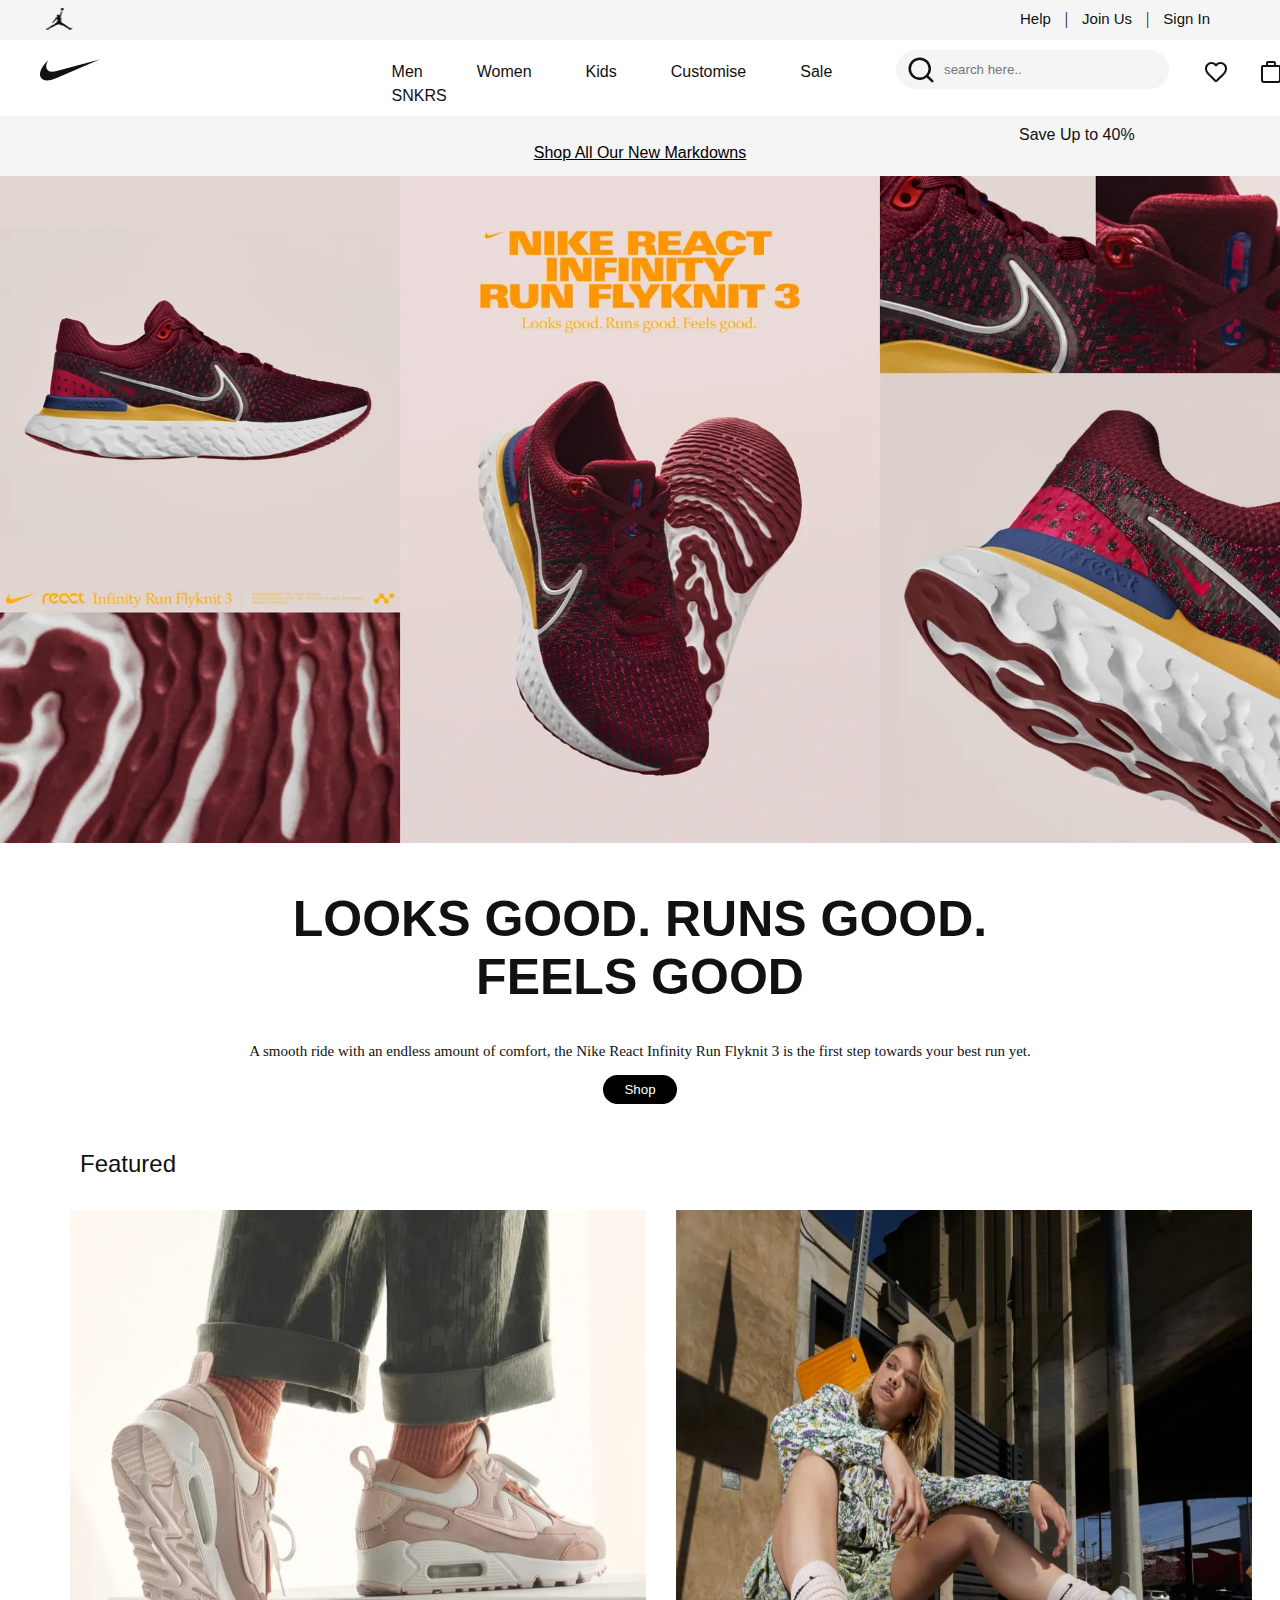
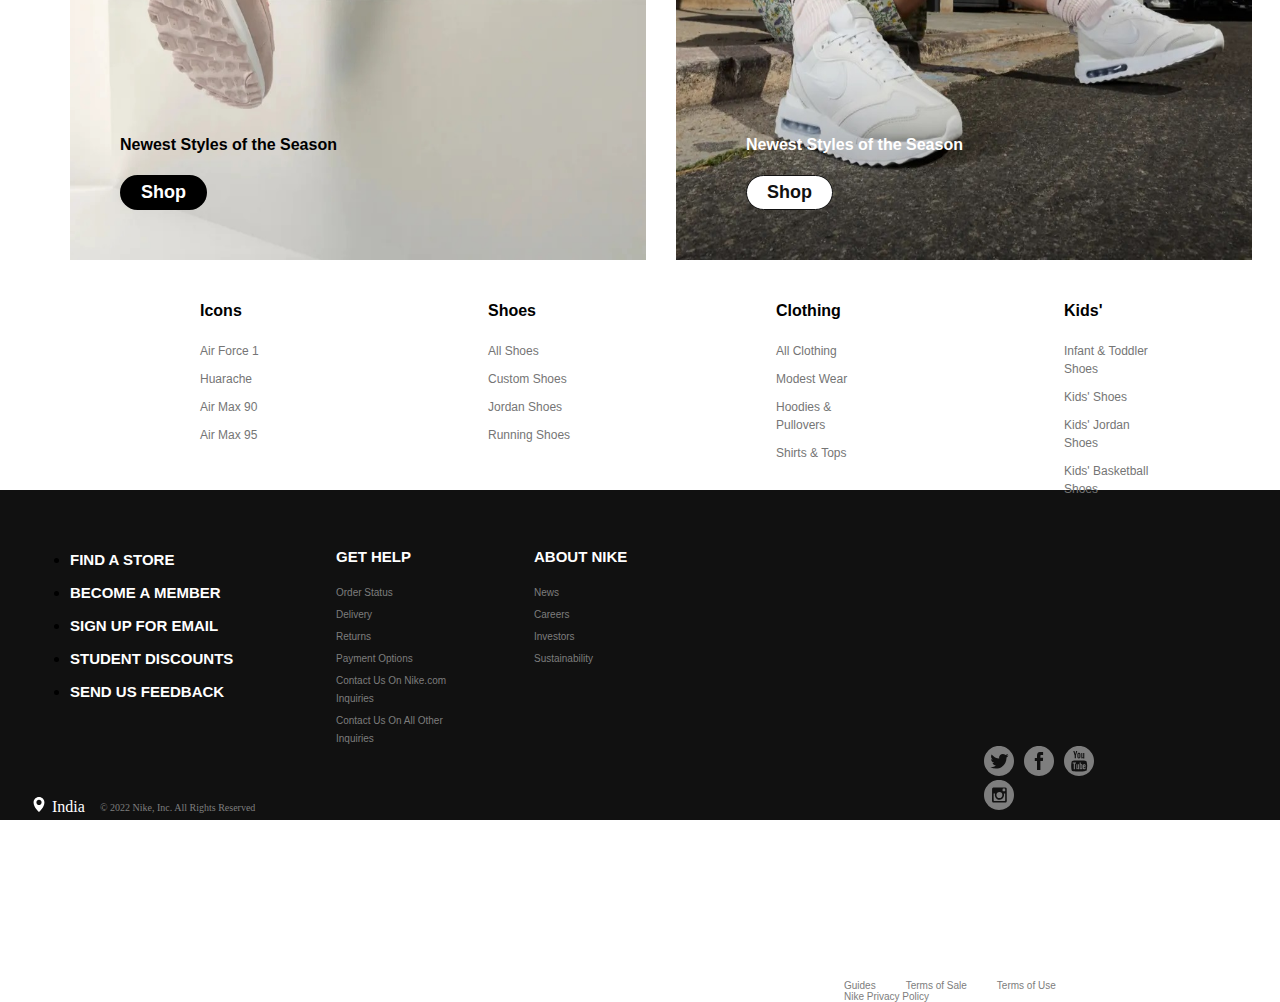
<file: index.html>
<!DOCTYPE html>
<html lang="en">
<head>
    <meta charset="UTF-8">
    <meta http-equiv="X-UA-Compatible" content="IE=edge">
    <meta name="viewport" content="width=device-width, initial-scale=1.0">
    <title>Nike. Just Do It. Nike IN</title>
    <link rel="icon" href="./images/nike-icon.jpg">
    <link rel="stylesheet" href="css/style.css">
</head>
<body>
    <div class="container">
        <div class="header">
            <img src="./images/jordan-image.jpg" class="image" alt="">
            <div class="div-layout-1">
                <a href="#"><label for="" class="layout-1">Help</label></a>
                <label for=""class="or">|</label>
                <a href="#"><label for="" class="layout-1">Join Us</label></a>
                <label for=""class="or">|</label>
                <a href="#"><label for="" class="layout-1">Sign In</label></a>
            </div>
        </div>
        <div class="header-1" >
            <div class="image1">
                <svg class="pre-logo-svg" height="60px" width="60px" fill="#111" viewBox="0 0 69 32">
                    <path d="M68.56 4L18.4 25.36Q12.16 28 7.92 28q-4.8 0-6.96-3.36-1.36-2.16-.8-5.48t2.96-7.08q2-3.04 6.56-8-1.6 2.56-2.24 5.28-1.2 5.12 2.16 7.52Q11.2 18 14 18q2.24 0 5.04-.72z">
                    </path>
                </svg>
            </div>
            <div class="div-layout-2">
                <a href="#"><label for="" class="font">Men</label></a>
                <a href="#"><label for="" class="font">Women</label></a>
                <a href="#"><label for="" class="font">Kids</label></a>
                <a href="#"><label for="" class="font">Customise</label></a>
                <a href="#"><label for="" class="font">Sale</label></a>
                <a href="#"><label for="" class="font">SNKRS</label></a>
            </div>
            <div class="layout-right-2">
                <svg class="pre-search-input-icon" fill="#111" height="30px" width="30px" viewBox="0 0 24 24">
                    <path d="M21.71 20.29L18 16.61A9 9 0 1 0 16.61 18l3.68 3.68a1 1 0 0 0 1.42 0 1 1 0 0 0 0-1.39zM11 18a7 7 0 1 1 7-7 7 7 0 0 1-7 7z"></path>
                </svg>
                <input type="text" placeholder="search here.." class="search"></input>
                <a href="#">
                    <svg width="24px" height="24px" fill="#111" viewBox="0 0 24 24" id="favorites" >
                        <path d="M21.11 4a6.6 6.6 0 0 0-4.79-1.92A6.27 6.27 0 0 0 12 3.84 6.57 6.57 0 0 0 2.89 4c-2.8 2.68-2.45 7.3.88 10.76l6.84 6.63A2 2 0 0 0 12 22a2 2 0 0 0 1.37-.54l.2-.19.61-.57c.6-.57 1.42-1.37 2.49-2.41l2.44-2.39 1.09-1.07c3.38-3.55 3.8-8.1.91-10.83zm-2.35 9.4l-.25.24-.8.79-2.44 2.39c-1 1-1.84 1.79-2.44 2.36L12 20l-6.83-6.68c-2.56-2.66-2.86-6-.88-7.92a4.52 4.52 0 0 1 6.4 0l.09.08a2.12 2.12 0 0 1 .32.3l.9.94.9-.94.28-.27.11-.09a4.52 4.52 0 0 1 6.43 0c1.97 1.9 1.67 5.25-.96 7.98z"></path>
                    </svg>
                 </a>
                 <a href="#">
                    <svg width="24px" height="24px" fill="#111" viewBox="0 0 24 24" id="bag">
                        <path d="M16 7a1 1 0 0 1-1-1V3H9v3a1 1 0 0 1-2 0V3a2 2 0 0 1 2-2h6a2 2 0 0 1 2 2v3a1 1 0 0 1-1 1z"></path>
                        <path d="M20 5H4a2 2 0 0 0-2 2v13a3 3 0 0 0 3 3h14a3 3 0 0 0 3-3V7a2 2 0 0 0-2-2zm0 15a1 1 0 0 1-1 1H5a1 1 0 0 1-1-1V7h16z"></path>
                    </svg>
                 </a>
            </div>
        </div>

        <div class="content-1">
                <p class="para"><label for="" >Save Up to 40%</label><br>
                <a href="" ><label for="" id="markdowns"><u>Shop All Our New Markdowns</u></label></p></a>
        </div>
        <div >
            <img src="./images/nike.png" class="image-center" alt="">
        </div>
        <div class="div-layout-3">
            <h1 id="heading">LOOKS GOOD. RUNS GOOD.<br> FEELS GOOD</h1><br>
            <p id="para-1">A smooth ride with an endless amount of comfort, the Nike React Infinity Run Flyknit 3 is the first step towards your best run yet.</p>
            <button class="btn-1">Shop</button>

        </div>
        <div class="feat">Featured</div>
        <div class="products">
            <div class="section-left">
                <img src="./images/picture-1.jpg" id="img-1" alt="">
                <div class="newhead">
                    <h4 class="para-1">Newest Styles of the Season</h4>
                    <div>
                        <button class="btn-2">Shop</button>
                    </div>
                </div>
            </div>
            <div class="section-right">
                <img src="./images/picture-2.jpg" id="img-2" alt="">
                <div class="newhead">
                    <h4 class="para-1" style="color: #fff;">Newest Styles of the Season</h4>
                        <div>
                            <button class="btn-3">Shop</button>
                        </div>
                </div>
            </div>
            
        </div>
        <div class="hello" aria-hidden="false">
            <div class="lists">
                <h4 class="head">Icons</h4>
                
                <ul role="list">
                    <li><a href="#">Air Force 1 </a></li>
                    <li><a href="#">Huarache</a></li>
                    <li><a href="#">Air Max 90</a></li>
                    <li><a href="#">Air Max 95</a></li>
                    <div role="list" class="list-2" aria-hidden="true" style="max-height: 200cm;">
                        <li><a href="#">Max 97</a></li>
                        <li><a href="#">Air Max 270</a></li>
                        <li><a href="#">Air Max 720</a></li>
                        <li><a href="#">All Air Max</a></li>
                        <li><a href="#">Vapormax</a></li>
                    </div>
                </ul>
            </div> 
            <div class="lists">
                <h4 class="head">Shoes</h4>
                
                <ul role="list">
                    <li><a href="#">All Shoes</a></li>
                    <li><a href="#">Custom Shoes</a></li>
                    <li><a href="#">Jordan Shoes</a></li>
                    <li><a href="#">Running Shoes</a></li>
                    <div role="list" class="list-2" aria-hidden="true" style="max-height: 200cm;">
                        <li><a href="#">Basketball Shoes</a></li>
                        <li><a href="#">Football Shoes</a></li>
                        <li><a href="#">Gym & Training Shoes</a></li>
                        <li><a href="#">Lifestyle Shoes</a></li>
                    </div>
                </ul>
            </div>
            <div class="lists">
                <h4 class="head">Clothing</h4>
                
                <ul role="list">
                    <li><a href="#">All Clothing</a></li>
                    <li><a href="#">Modest Wear</a></li>
                    <li><a href="#">Hoodies & Pullovers</a></li>
                    <li><a href="#">Shirts & Tops</a></li>
                    <div role="list" class="list-2" aria-hidden="true" style="max-height: 200cm;">
                        <li><a href="#">Jackets</a></li>
                        <li><a href="#">Compression & Nike Pro</a></li>
                        <li><a href="#">Trousers & Leggings</a></li>
                        <li><a href="#">Shorts</a></li>
                    </div>
                </ul>
            </div>
            <div class="lists">
                <h4 class="head">Kids'</h4>
                
                <ul role="list">
                    <li><a href="#">Infant & Toddler Shoes</a></li>
                    <li><a href="#">Kids' Shoes</a></li>
                    <li><a href="#">Kids' Jordan Shoes</a></li>
                    <li><a href="#">Kids' Basketball Shoes</a></li>
                    <div role="list" class="list-2" aria-hidden="true" style="max-height: 200cm;">
                        <li><a href="#">Kids' Running Shoes</a></li>
                        <li><a href="#">Kids' Clothing</a></li>
                        <li><a href="#">Kids' Backpacks</a></li>
                        <li><a href="#">Kids' Socks</a></li>
                    </div>
                </ul>
            </div> 

        </div>
        <div class="footer">
            <div class="div-footer-left"  aria-hidden="true">
                <ul class = "footer-left">
                    <li >
                        <a href="#" class="footer-font">FIND A STORE</a>
                    </li>
                    <li >
                        <a href="#" class="footer-font">BECOME A MEMBER</a>
                    </li>
                    <li>
                        <a href="#" class="footer-font">SIGN UP FOR EMAIL</a>
                    </li>
                    <li >
                        <a href="#" class="footer-font">STUDENT DISCOUNTS</a>
                    </li>
                    <li>
                        <a href="#" class="footer-font">SEND US FEEDBACK</a>
                    </li>
                </ul>

                <div>
                    <a href="#" class="location">
                    <svg height="15px" width="18px" fill="#fff" viewBox="0 0 42 58">
                        <path d="M21 0C9.4 0 0 9.5 0 21.2 0 39.9 21 58 21 58s21-18.1 21-36.8C42 9.5 32.6 0 21 0zm0 31c-5.5 0-10-4.5-10-10s4.5-10 10-10 10 4.5 10 10-4.5 10-10 10z">
                        </path>
                    </svg>
                    India
                    </a>
                    <label for="" id="sub-footer">© 2022 Nike, Inc. All Rights Reserved</label>
                    
                </div>
            </div>
            <div class="div-footer-center">
                    <a href="#" class="footer-font" >Get Help</a>
                    <ul>
                        <li><a href="#"  class="font-footer">Order Status</a></li>
                        <li><a href="#"  class="font-footer">Delivery</a></li>
                        <li><a href="#"  class="font-footer">Returns</a></li>
                        <li><a href="#"  class="font-footer">Payment Options</a></li>
                        <li><a href="#"  class="font-footer">Contact Us On Nike.com Inquiries</a></li>
                        <li><a href="#"  class="font-footer">Contact Us On All Other Inquiries</a></li>
                    </ul>
            </div>
            <div class="div-footer-center">
                <a href="#" class="footer-font" >About Nike</a>
                <ul>
                    <li><a href="#"  class="font-footer">News</a></li>
                    <li><a href="#"  class="font-footer">Careers</a></li>
                    <li><a href="#"  class="font-footer">Investors</a></li>
                    <li><a href="#"  class="font-footer">Sustainability</a></li>
                </ul>
            </div>
            <div class="div-footer-right">
                <div class="social-icon">
                    <ul>
                        <li>
                            <a href="https://twitter.com/" target="_blank" title="Twitter" class="icon-link">
                                <svg class="social-link-icon" width="30px" fill="#fff" height="30px" viewBox="0 0 24 24"><path d="M12 0C9.813 0 7.8.533 5.96 1.6A11.793 11.793 0 0 0 1.6 5.96C.533 7.8 0 9.813 0 12s.533 4.2 1.6 6.04a11.793 11.793 0 0 0 4.36 4.36C7.8 23.467 9.813 24 12 24s4.2-.533 6.04-1.6a11.793 11.793 0 0 0 4.36-4.36C23.467 16.2 24 14.187 24 12s-.533-4.2-1.6-6.04a11.793 11.793 0 0 0-4.36-4.36C16.2.533 14.187 0 12 0zm6 9.28v.4c0 1.387-.333 2.72-1 4a8.186 8.186 0 0 1-2.84 3.12c-1.333.853-2.827 1.28-4.48 1.28a8.535 8.535 0 0 1-4.56-1.28h.72c1.387 0 2.613-.427 3.68-1.28-.64 0-1.213-.2-1.72-.6-.507-.4-.867-.92-1.08-1.56l.56.16c.373 0 .64-.053.8-.16a2.67 2.67 0 0 1-1.72-1 2.913 2.913 0 0 1-.68-1.88c.427.267.88.4 1.36.4-.907-.533-1.36-1.36-1.36-2.48 0-.533.133-1.04.4-1.52.8.96 1.72 1.707 2.76 2.24a8.133 8.133 0 0 0 3.4.88c-.107-.16-.16-.4-.16-.72 0-.8.293-1.493.88-2.08s1.28-.88 2.08-.88 1.547.293 2.24.88c.48-.107 1.12-.347 1.92-.72-.213.747-.64 1.28-1.28 1.6H18c.747-.16 1.28-.32 1.6-.48-.533.693-1.067 1.253-1.6 1.68z"></path></svg>
                            </a>
                        </li>
                        <li>
                            <a href="https://www.facebook.com/" target="_blank" title="Facebook" class="icon-link">
                                <svg class="social-link-icon" width="30px" fill="#111" height="30px" viewBox="0 0 24 24"><path d="M12 0C9.813 0 7.8.533 5.96 1.6A11.793 11.793 0 0 0 1.6 5.96C.533 7.8 0 9.813 0 12s.533 4.2 1.6 6.04a11.793 11.793 0 0 0 4.36 4.36C7.8 23.467 9.813 24 12 24s4.2-.533 6.04-1.6a11.793 11.793 0 0 0 4.36-4.36C23.467 16.2 24 14.187 24 12s-.533-4.2-1.6-6.04a11.793 11.793 0 0 0-4.36-4.36C16.2.533 14.187 0 12 0zm3.12 12h-2v7.2H10.4V12H8.64V9.52h1.76V8c0-1.12.187-1.92.56-2.4.427-.587 1.2-.88 2.32-.88h2V7.2h-1.2c-.427 0-.693.067-.8.2-.107.133-.16.387-.16.76v1.2h2.16L15.12 12z"></path></svg>
                            </a>
                        </li>
                        <li>
                            <a href="https://www.youtube.com/" target="_blank" title="Youtube" class="icon-link">
                                <svg class="social-link-icon" width="30px" fill="#111" height="30px" viewBox="0 0 24 24"><path d="M11.28 17.6a.604.604 0 0 1-.2.24.43.43 0 0 1-.24.08c-.08 0-.133-.027-.16-.08a.557.557 0 0 1-.04-.24v-2.96h-.72v3.28a1 1 0 0 0 .12.52c.08.133.2.2.36.2.16 0 .307-.053.44-.16.133-.107.28-.24.44-.4v.48H12v-3.92h-.72v2.96zM6.96 14v-.8H9.6v.8h-.88v4.56h-.88V14h-.88zm4.96-4.72c-.107 0-.2-.04-.28-.12a.384.384 0 0 1-.12-.28v-2.4c0-.053.027-.107.08-.16.053-.053.147-.08.28-.08.133 0 .24.027.32.08a.27.27 0 0 1 .12.24v2.32c0 .107-.04.2-.12.28a.384.384 0 0 1-.28.12zm2 8.32c0-.64.027-1.307.08-2 0-.107-.04-.2-.12-.28-.08-.08-.16-.12-.24-.12h-.12l-.24.16v2.4l.24.16.16.08c.107 0 .173-.027.2-.08.027-.053.04-.16.04-.32zm.08-3.04c.213 0 .387.08.52.24.133.16.2.4.2.72v2.24c0 .267-.053.48-.16.64a.422.422 0 0 1-.44.2 2.1 2.1 0 0 1-.48-.12.506.506 0 0 1-.28-.24v.32h-.8V13.2h.8v1.76c.107-.107.213-.2.32-.28a.532.532 0 0 1 .32-.12zm3.92 5.12c.267-.213.427-.907.48-2.08.053-.587.107-1.147.16-1.68 0-.48-.053-1.013-.16-1.6-.107-1.173-.28-1.893-.52-2.16-.24-.267-1.267-.453-3.08-.56l-2.64-.08-2.72.08c-1.813.107-2.84.293-3.08.56-.24.267-.413.987-.52 2.16a16.07 16.07 0 0 0-.08 1.6c0 .533.027 1.093.08 1.68.107 1.173.28 1.88.52 2.12.24.24 1.267.44 3.08.6l2.72.08 2.64-.08c1.813-.16 2.853-.347 3.12-.56v-.08zM8.4 4h-.96l1.12 3.6v2.24h.96v-2.4L10.64 4h-.96l-.56 2.32h-.08L8.4 4zm2.32 2.56V8.8c0 .373.107.667.32.88.213.213.507.32.88.32s.667-.107.88-.32c.213-.213.32-.507.32-.88V6.56c0-.32-.107-.587-.32-.8-.213-.213-.507-.32-.88-.32s-.667.107-.88.32c-.213.213-.32.48-.32.8zm3.12-.96v3.6a1 1 0 0 0 .12.52c.08.133.213.2.4.2.187 0 .36-.04.52-.12.16-.08.32-.2.48-.36v.48h.88V5.6h-.88v3.2a.523.523 0 0 1-.24.24.645.645 0 0 1-.28.08c-.08 0-.133-.013-.16-.04-.027-.027-.04-.093-.04-.2V5.52h-.8v.08zM12 0c2.187 0 4.2.533 6.04 1.6a11.793 11.793 0 0 1 4.36 4.36C23.467 7.8 24 9.813 24 12s-.533 4.2-1.6 6.04a11.793 11.793 0 0 1-4.36 4.36C16.2 23.467 14.187 24 12 24s-4.2-.533-6.04-1.6a11.793 11.793 0 0 1-4.36-4.36C.533 16.2 0 14.187 0 12s.533-4.2 1.6-6.04A11.793 11.793 0 0 1 5.96 1.6C7.8.533 9.813 0 12 0zm4.56 16.08l-.08-.4c0-.16-.027-.28-.08-.36a.27.27 0 0 0-.24-.12.27.27 0 0 0-.24.12c-.053.08-.08.2-.08.36v.4h.72zm-.32-1.52c.32 0 .573.093.76.28.187.187.28.467.28.84v.96h-1.44v.8c0 .16.027.28.08.36.053.08.147.12.28.12.133 0 .227-.04.28-.12.053-.08.08-.227.08-.44v-.16h.72v.24c0 .373-.093.667-.28.88-.187.213-.453.32-.8.32-.347 0-.613-.107-.8-.32-.187-.213-.28-.507-.28-.88v-1.76c0-.32.107-.587.32-.8.213-.213.48-.32.8-.32z"></path></svg>
                            </a>
                        </li>
                        <li>
                            <a href="https://www.instagram.com/" target="_blank" title="Instagram" class="icon-link">
                                <svg class="social-link-icon" width="30px" fill="#111" height="30px" viewBox="0 0 24 24">
                                    <path d="M16 12.48a4.723 4.723 0 0 1-.56 1.48 3.93 3.93 0 0 1-1.04 1.16 3.428 3.428 0 0 1-1.92.68 3.628 3.628 0 0 1-1.96-.48 3.414 3.414 0 0 1-1.4-1.48c-.48-.96-.587-1.973-.32-3.04H7.68l.08 5.52c0 .107.04.213.12.32.08.107.173.16.28.16h8.32c.107 0 .213-.053.32-.16.107-.107.16-.213.16-.32V10.8h-1.12c.16.533.213 1.093.16 1.68zm-3.68 2c.64 0 1.2-.24 1.68-.72s.72-1.053.72-1.72a2.56 2.56 0 0 0-.68-1.76c-.453-.507-1.013-.76-1.68-.76s-1.24.24-1.72.72-.72 1.053-.72 1.72.227 1.253.68 1.76c.453.507 1 .76 1.64.76h.08zm4.16-7.6h-1.12c-.107 0-.213.053-.32.16-.107.107-.16.213-.16.32v1.36c.107.213.267.32.48.32h1.12c.16 0 .28-.053.36-.16a.532.532 0 0 0 .12-.32v-1.2c0-.107-.053-.213-.16-.32-.107-.107-.213-.16-.32-.16zM12 0C9.813 0 7.8.533 5.96 1.6A11.793 11.793 0 0 0 1.6 5.96C.533 7.8 0 9.813 0 12s.533 4.2 1.6 6.04a11.793 11.793 0 0 0 4.36 4.36C7.8 23.467 9.813 24 12 24s4.2-.533 6.04-1.6a11.793 11.793 0 0 0 4.36-4.36C23.467 16.2 24 14.187 24 12s-.533-4.2-1.6-6.04a11.793 11.793 0 0 0-4.36-4.36C16.2.533 14.187 0 12 0zm6.24 16.88l-.08.08v.08a.926.926 0 0 1-.28.68 1.3 1.3 0 0 1-.68.36H7.52a.871.871 0 0 1-.68-.32 1.536 1.536 0 0 1-.36-.72l-.08-.16.08-9.84c0-.267.093-.507.28-.72.187-.213.413-.347.68-.4h9.68a1.3 1.3 0 0 1 .68.36 1.3 1.3 0 0 1 .36.68l.08 9.92z">
            
                                    </path>
                                </svg>
                            </a>
                        </li>
                    </ul>
                </div>
                <div class="security">
                    <ul>
                        <li><a href="#">Guides</li></a>
                        <li><a href="#">Terms of Sale</li></a>
                        <li><a href="#">Terms of Use</li></a>
                        <li><a href="#">Nike Privacy Policy</li></a>
                    </ul>
                </div>
               

                
                
            </div>
        </div>
    </div>
    
</body>
</html>
</file>
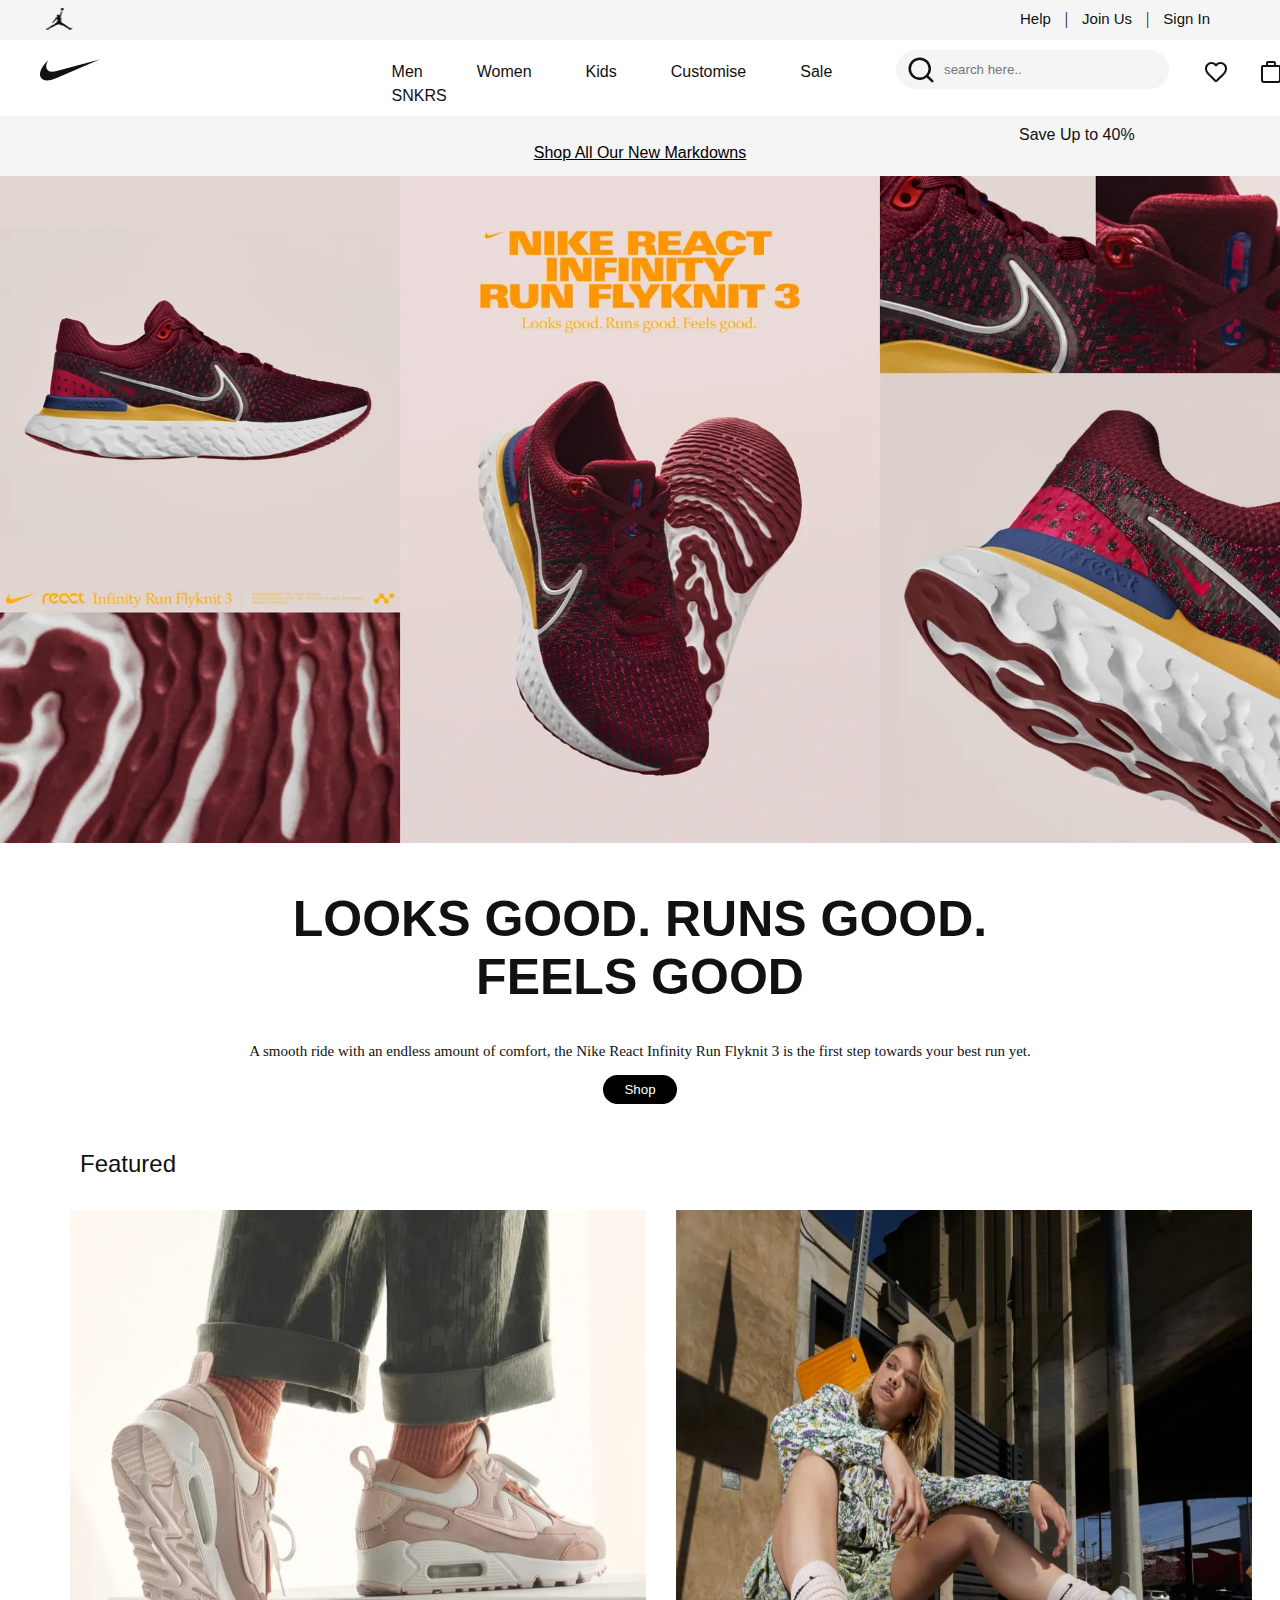
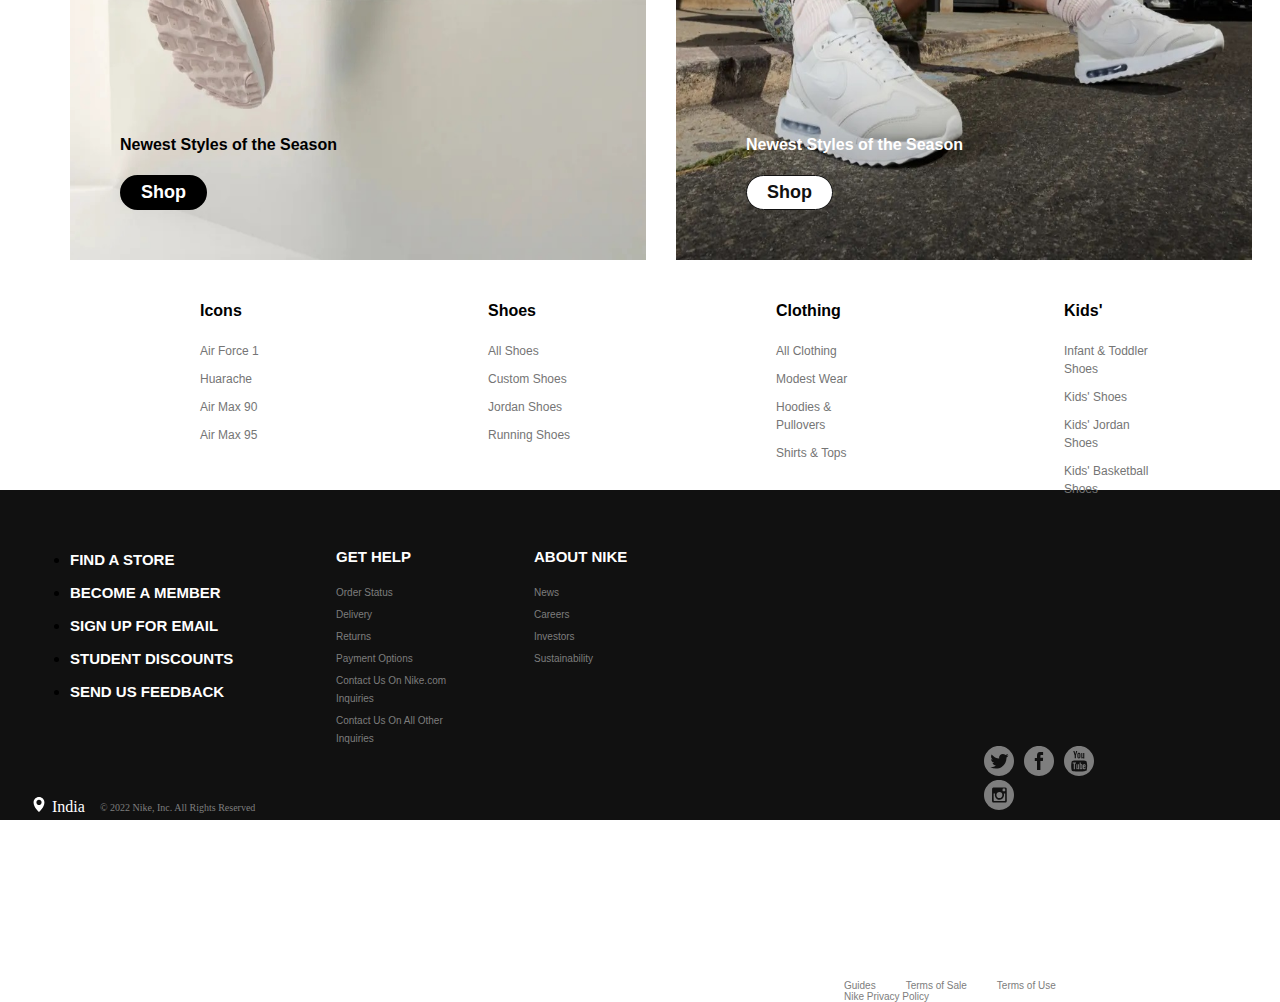
<file: nike.html>
<!DOCTYPE html>
<html lang="en">
<head>
    <meta charset="UTF-8">
    <meta http-equiv="X-UA-Compatible" content="IE=edge">
    <meta name="viewport" content="width=device-width, initial-scale=1.0">
    <title>Nike. Just Do It. Nike IN</title>
    <link rel="icon" href="./images/nike-icon.jpg">
    <link rel="stylesheet" href="css/style.css">
</head>
<body>
    <div class="container">
        <div class="header">
            <img src="./images/jordan-image.jpg" class="image" alt="">
            <div class="div-layout-1">
                <a href="#"><label for="" class="layout-1">Help</label></a>
                <label for=""class="or">|</label>
                <a href="#"><label for="" class="layout-1">Join Us</label></a>
                <label for=""class="or">|</label>
                <a href="#"><label for="" class="layout-1">Sign In</label></a>
            </div>
        </div>
        <div class="header-1" >
            <div class="image1">
                <svg class="pre-logo-svg" height="60px" width="60px" fill="#111" viewBox="0 0 69 32">
                    <path d="M68.56 4L18.4 25.36Q12.16 28 7.92 28q-4.8 0-6.96-3.36-1.36-2.16-.8-5.48t2.96-7.08q2-3.04 6.56-8-1.6 2.56-2.24 5.28-1.2 5.12 2.16 7.52Q11.2 18 14 18q2.24 0 5.04-.72z">
                    </path>
                </svg>
            </div>
            <div class="div-layout-2">
                <a href="#"><label for="" class="font">Men</label></a>
                <a href="#"><label for="" class="font">Women</label></a>
                <a href="#"><label for="" class="font">Kids</label></a>
                <a href="#"><label for="" class="font">Customise</label></a>
                <a href="#"><label for="" class="font">Sale</label></a>
                <a href="#"><label for="" class="font">SNKRS</label></a>
            </div>
            <div class="layout-right-2">
                <svg class="pre-search-input-icon" fill="#111" height="30px" width="30px" viewBox="0 0 24 24">
                    <path d="M21.71 20.29L18 16.61A9 9 0 1 0 16.61 18l3.68 3.68a1 1 0 0 0 1.42 0 1 1 0 0 0 0-1.39zM11 18a7 7 0 1 1 7-7 7 7 0 0 1-7 7z"></path>
                </svg>
                <input type="text" placeholder="search here.." class="search"></input>
                <a href="#">
                    <svg width="24px" height="24px" fill="#111" viewBox="0 0 24 24" id="favorites" >
                        <path d="M21.11 4a6.6 6.6 0 0 0-4.79-1.92A6.27 6.27 0 0 0 12 3.84 6.57 6.57 0 0 0 2.89 4c-2.8 2.68-2.45 7.3.88 10.76l6.84 6.63A2 2 0 0 0 12 22a2 2 0 0 0 1.37-.54l.2-.19.61-.57c.6-.57 1.42-1.37 2.49-2.41l2.44-2.39 1.09-1.07c3.38-3.55 3.8-8.1.91-10.83zm-2.35 9.4l-.25.24-.8.79-2.44 2.39c-1 1-1.84 1.79-2.44 2.36L12 20l-6.83-6.68c-2.56-2.66-2.86-6-.88-7.92a4.52 4.52 0 0 1 6.4 0l.09.08a2.12 2.12 0 0 1 .32.3l.9.94.9-.94.28-.27.11-.09a4.52 4.52 0 0 1 6.43 0c1.97 1.9 1.67 5.25-.96 7.98z"></path>
                    </svg>
                 </a>
                 <a href="#">
                    <svg width="24px" height="24px" fill="#111" viewBox="0 0 24 24" id="bag">
                        <path d="M16 7a1 1 0 0 1-1-1V3H9v3a1 1 0 0 1-2 0V3a2 2 0 0 1 2-2h6a2 2 0 0 1 2 2v3a1 1 0 0 1-1 1z"></path>
                        <path d="M20 5H4a2 2 0 0 0-2 2v13a3 3 0 0 0 3 3h14a3 3 0 0 0 3-3V7a2 2 0 0 0-2-2zm0 15a1 1 0 0 1-1 1H5a1 1 0 0 1-1-1V7h16z"></path>
                    </svg>
                 </a>
            </div>
        </div>

        <div class="content-1">
                <p class="para"><label for="" >Save Up to 40%</label><br>
                <a href="" ><label for="" id="markdowns"><u>Shop All Our New Markdowns</u></label></p></a>
        </div>
        <div >
            <img src="./images/nike.png" class="image-center" alt="">
        </div>
        <div class="div-layout-3">
            <h1 id="heading">LOOKS GOOD. RUNS GOOD.<br> FEELS GOOD</h1><br>
            <p id="para-1">A smooth ride with an endless amount of comfort, the Nike React Infinity Run Flyknit 3 is the first step towards your best run yet.</p>
            <button class="btn-1">Shop</button>

        </div>
        <div class="feat">Featured</div>
        <div class="products">
            <div class="section-left">
                <img src="./images/picture-1.jpg" id="img-1" alt="">
                <div class="newhead">
                    <h4 class="para-1">Newest Styles of the Season</h4>
                    <div>
                        <button class="btn-2">Shop</button>
                    </div>
                </div>
            </div>
            <div class="section-right">
                <img src="./images/picture-2.jpg" id="img-2" alt="">
                <div class="newhead">
                    <h4 class="para-1" style="color: #fff;">Newest Styles of the Season</h4>
                        <div>
                            <button class="btn-3">Shop</button>
                        </div>
                </div>
            </div>
            
        </div>
        <div class="hello" aria-hidden="false">
            <div class="lists">
                <h4 class="head">Icons</h4>
                
                <ul role="list">
                    <li><a href="#">Air Force 1 </a></li>
                    <li><a href="#">Huarache</a></li>
                    <li><a href="#">Air Max 90</a></li>
                    <li><a href="#">Air Max 95</a></li>
                    <div role="list" class="list-2" aria-hidden="true" style="max-height: 200cm;">
                        <li><a href="#">Max 97</a></li>
                        <li><a href="#">Air Max 270</a></li>
                        <li><a href="#">Air Max 720</a></li>
                        <li><a href="#">All Air Max</a></li>
                        <li><a href="#">Vapormax</a></li>
                    </div>
                </ul>
            </div> 
            <div class="lists">
                <h4 class="head">Shoes</h4>
                
                <ul role="list">
                    <li><a href="#">All Shoes</a></li>
                    <li><a href="#">Custom Shoes</a></li>
                    <li><a href="#">Jordan Shoes</a></li>
                    <li><a href="#">Running Shoes</a></li>
                    <div role="list" class="list-2" aria-hidden="true" style="max-height: 200cm;">
                        <li><a href="#">Basketball Shoes</a></li>
                        <li><a href="#">Football Shoes</a></li>
                        <li><a href="#">Gym & Training Shoes</a></li>
                        <li><a href="#">Lifestyle Shoes</a></li>
                    </div>
                </ul>
            </div>
            <div class="lists">
                <h4 class="head">Clothing</h4>
                
                <ul role="list">
                    <li><a href="#">All Clothing</a></li>
                    <li><a href="#">Modest Wear</a></li>
                    <li><a href="#">Hoodies & Pullovers</a></li>
                    <li><a href="#">Shirts & Tops</a></li>
                    <div role="list" class="list-2" aria-hidden="true" style="max-height: 200cm;">
                        <li><a href="#">Jackets</a></li>
                        <li><a href="#">Compression & Nike Pro</a></li>
                        <li><a href="#">Trousers & Leggings</a></li>
                        <li><a href="#">Shorts</a></li>
                    </div>
                </ul>
            </div>
            <div class="lists">
                <h4 class="head">Kids'</h4>
                
                <ul role="list">
                    <li><a href="#">Infant & Toddler Shoes</a></li>
                    <li><a href="#">Kids' Shoes</a></li>
                    <li><a href="#">Kids' Jordan Shoes</a></li>
                    <li><a href="#">Kids' Basketball Shoes</a></li>
                    <div role="list" class="list-2" aria-hidden="true" style="max-height: 200cm;">
                        <li><a href="#">Kids' Running Shoes</a></li>
                        <li><a href="#">Kids' Clothing</a></li>
                        <li><a href="#">Kids' Backpacks</a></li>
                        <li><a href="#">Kids' Socks</a></li>
                    </div>
                </ul>
            </div> 

        </div>
        <div class="footer">
            <div class="div-footer-left"  aria-hidden="true">
                <ul class = "footer-left">
                    <li >
                        <a href="#" class="footer-font">FIND A STORE</a>
                    </li>
                    <li >
                        <a href="#" class="footer-font">BECOME A MEMBER</a>
                    </li>
                    <li>
                        <a href="#" class="footer-font">SIGN UP FOR EMAIL</a>
                    </li>
                    <li >
                        <a href="#" class="footer-font">STUDENT DISCOUNTS</a>
                    </li>
                    <li>
                        <a href="#" class="footer-font">SEND US FEEDBACK</a>
                    </li>
                </ul>

                <div>
                    <a href="#" class="location">
                    <svg height="15px" width="18px" fill="#fff" viewBox="0 0 42 58">
                        <path d="M21 0C9.4 0 0 9.5 0 21.2 0 39.9 21 58 21 58s21-18.1 21-36.8C42 9.5 32.6 0 21 0zm0 31c-5.5 0-10-4.5-10-10s4.5-10 10-10 10 4.5 10 10-4.5 10-10 10z">
                        </path>
                    </svg>
                    India
                    </a>
                    <label for="" id="sub-footer">© 2022 Nike, Inc. All Rights Reserved</label>
                    
                </div>
            </div>
            <div class="div-footer-center">
                    <a href="#" class="footer-font" >Get Help</a>
                    <ul>
                        <li><a href="#"  class="font-footer">Order Status</a></li>
                        <li><a href="#"  class="font-footer">Delivery</a></li>
                        <li><a href="#"  class="font-footer">Returns</a></li>
                        <li><a href="#"  class="font-footer">Payment Options</a></li>
                        <li><a href="#"  class="font-footer">Contact Us On Nike.com Inquiries</a></li>
                        <li><a href="#"  class="font-footer">Contact Us On All Other Inquiries</a></li>
                    </ul>
            </div>
            <div class="div-footer-center">
                <a href="#" class="footer-font" >About Nike</a>
                <ul>
                    <li><a href="#"  class="font-footer">News</a></li>
                    <li><a href="#"  class="font-footer">Careers</a></li>
                    <li><a href="#"  class="font-footer">Investors</a></li>
                    <li><a href="#"  class="font-footer">Sustainability</a></li>
                </ul>
            </div>
            <div class="div-footer-right">
                <div class="social-icon">
                    <ul>
                        <li>
                            <a href="https://twitter.com/" target="_blank" title="Twitter" class="icon-link">
                                <svg class="social-link-icon" width="30px" fill="#fff" height="30px" viewBox="0 0 24 24"><path d="M12 0C9.813 0 7.8.533 5.96 1.6A11.793 11.793 0 0 0 1.6 5.96C.533 7.8 0 9.813 0 12s.533 4.2 1.6 6.04a11.793 11.793 0 0 0 4.36 4.36C7.8 23.467 9.813 24 12 24s4.2-.533 6.04-1.6a11.793 11.793 0 0 0 4.36-4.36C23.467 16.2 24 14.187 24 12s-.533-4.2-1.6-6.04a11.793 11.793 0 0 0-4.36-4.36C16.2.533 14.187 0 12 0zm6 9.28v.4c0 1.387-.333 2.72-1 4a8.186 8.186 0 0 1-2.84 3.12c-1.333.853-2.827 1.28-4.48 1.28a8.535 8.535 0 0 1-4.56-1.28h.72c1.387 0 2.613-.427 3.68-1.28-.64 0-1.213-.2-1.72-.6-.507-.4-.867-.92-1.08-1.56l.56.16c.373 0 .64-.053.8-.16a2.67 2.67 0 0 1-1.72-1 2.913 2.913 0 0 1-.68-1.88c.427.267.88.4 1.36.4-.907-.533-1.36-1.36-1.36-2.48 0-.533.133-1.04.4-1.52.8.96 1.72 1.707 2.76 2.24a8.133 8.133 0 0 0 3.4.88c-.107-.16-.16-.4-.16-.72 0-.8.293-1.493.88-2.08s1.28-.88 2.08-.88 1.547.293 2.24.88c.48-.107 1.12-.347 1.92-.72-.213.747-.64 1.28-1.28 1.6H18c.747-.16 1.28-.32 1.6-.48-.533.693-1.067 1.253-1.6 1.68z"></path></svg>
                            </a>
                        </li>
                        <li>
                            <a href="https://www.facebook.com/" target="_blank" title="Facebook" class="icon-link">
                                <svg class="social-link-icon" width="30px" fill="#111" height="30px" viewBox="0 0 24 24"><path d="M12 0C9.813 0 7.8.533 5.96 1.6A11.793 11.793 0 0 0 1.6 5.96C.533 7.8 0 9.813 0 12s.533 4.2 1.6 6.04a11.793 11.793 0 0 0 4.36 4.36C7.8 23.467 9.813 24 12 24s4.2-.533 6.04-1.6a11.793 11.793 0 0 0 4.36-4.36C23.467 16.2 24 14.187 24 12s-.533-4.2-1.6-6.04a11.793 11.793 0 0 0-4.36-4.36C16.2.533 14.187 0 12 0zm3.12 12h-2v7.2H10.4V12H8.64V9.52h1.76V8c0-1.12.187-1.92.56-2.4.427-.587 1.2-.88 2.32-.88h2V7.2h-1.2c-.427 0-.693.067-.8.2-.107.133-.16.387-.16.76v1.2h2.16L15.12 12z"></path></svg>
                            </a>
                        </li>
                        <li>
                            <a href="https://www.youtube.com/" target="_blank" title="Youtube" class="icon-link">
                                <svg class="social-link-icon" width="30px" fill="#111" height="30px" viewBox="0 0 24 24"><path d="M11.28 17.6a.604.604 0 0 1-.2.24.43.43 0 0 1-.24.08c-.08 0-.133-.027-.16-.08a.557.557 0 0 1-.04-.24v-2.96h-.72v3.28a1 1 0 0 0 .12.52c.08.133.2.2.36.2.16 0 .307-.053.44-.16.133-.107.28-.24.44-.4v.48H12v-3.92h-.72v2.96zM6.96 14v-.8H9.6v.8h-.88v4.56h-.88V14h-.88zm4.96-4.72c-.107 0-.2-.04-.28-.12a.384.384 0 0 1-.12-.28v-2.4c0-.053.027-.107.08-.16.053-.053.147-.08.28-.08.133 0 .24.027.32.08a.27.27 0 0 1 .12.24v2.32c0 .107-.04.2-.12.28a.384.384 0 0 1-.28.12zm2 8.32c0-.64.027-1.307.08-2 0-.107-.04-.2-.12-.28-.08-.08-.16-.12-.24-.12h-.12l-.24.16v2.4l.24.16.16.08c.107 0 .173-.027.2-.08.027-.053.04-.16.04-.32zm.08-3.04c.213 0 .387.08.52.24.133.16.2.4.2.72v2.24c0 .267-.053.48-.16.64a.422.422 0 0 1-.44.2 2.1 2.1 0 0 1-.48-.12.506.506 0 0 1-.28-.24v.32h-.8V13.2h.8v1.76c.107-.107.213-.2.32-.28a.532.532 0 0 1 .32-.12zm3.92 5.12c.267-.213.427-.907.48-2.08.053-.587.107-1.147.16-1.68 0-.48-.053-1.013-.16-1.6-.107-1.173-.28-1.893-.52-2.16-.24-.267-1.267-.453-3.08-.56l-2.64-.08-2.72.08c-1.813.107-2.84.293-3.08.56-.24.267-.413.987-.52 2.16a16.07 16.07 0 0 0-.08 1.6c0 .533.027 1.093.08 1.68.107 1.173.28 1.88.52 2.12.24.24 1.267.44 3.08.6l2.72.08 2.64-.08c1.813-.16 2.853-.347 3.12-.56v-.08zM8.4 4h-.96l1.12 3.6v2.24h.96v-2.4L10.64 4h-.96l-.56 2.32h-.08L8.4 4zm2.32 2.56V8.8c0 .373.107.667.32.88.213.213.507.32.88.32s.667-.107.88-.32c.213-.213.32-.507.32-.88V6.56c0-.32-.107-.587-.32-.8-.213-.213-.507-.32-.88-.32s-.667.107-.88.32c-.213.213-.32.48-.32.8zm3.12-.96v3.6a1 1 0 0 0 .12.52c.08.133.213.2.4.2.187 0 .36-.04.52-.12.16-.08.32-.2.48-.36v.48h.88V5.6h-.88v3.2a.523.523 0 0 1-.24.24.645.645 0 0 1-.28.08c-.08 0-.133-.013-.16-.04-.027-.027-.04-.093-.04-.2V5.52h-.8v.08zM12 0c2.187 0 4.2.533 6.04 1.6a11.793 11.793 0 0 1 4.36 4.36C23.467 7.8 24 9.813 24 12s-.533 4.2-1.6 6.04a11.793 11.793 0 0 1-4.36 4.36C16.2 23.467 14.187 24 12 24s-4.2-.533-6.04-1.6a11.793 11.793 0 0 1-4.36-4.36C.533 16.2 0 14.187 0 12s.533-4.2 1.6-6.04A11.793 11.793 0 0 1 5.96 1.6C7.8.533 9.813 0 12 0zm4.56 16.08l-.08-.4c0-.16-.027-.28-.08-.36a.27.27 0 0 0-.24-.12.27.27 0 0 0-.24.12c-.053.08-.08.2-.08.36v.4h.72zm-.32-1.52c.32 0 .573.093.76.28.187.187.28.467.28.84v.96h-1.44v.8c0 .16.027.28.08.36.053.08.147.12.28.12.133 0 .227-.04.28-.12.053-.08.08-.227.08-.44v-.16h.72v.24c0 .373-.093.667-.28.88-.187.213-.453.32-.8.32-.347 0-.613-.107-.8-.32-.187-.213-.28-.507-.28-.88v-1.76c0-.32.107-.587.32-.8.213-.213.48-.32.8-.32z"></path></svg>
                            </a>
                        </li>
                        <li>
                            <a href="https://www.instagram.com/" target="_blank" title="Instagram" class="icon-link">
                                <svg class="social-link-icon" width="30px" fill="#111" height="30px" viewBox="0 0 24 24">
                                    <path d="M16 12.48a4.723 4.723 0 0 1-.56 1.48 3.93 3.93 0 0 1-1.04 1.16 3.428 3.428 0 0 1-1.92.68 3.628 3.628 0 0 1-1.96-.48 3.414 3.414 0 0 1-1.4-1.48c-.48-.96-.587-1.973-.32-3.04H7.68l.08 5.52c0 .107.04.213.12.32.08.107.173.16.28.16h8.32c.107 0 .213-.053.32-.16.107-.107.16-.213.16-.32V10.8h-1.12c.16.533.213 1.093.16 1.68zm-3.68 2c.64 0 1.2-.24 1.68-.72s.72-1.053.72-1.72a2.56 2.56 0 0 0-.68-1.76c-.453-.507-1.013-.76-1.68-.76s-1.24.24-1.72.72-.72 1.053-.72 1.72.227 1.253.68 1.76c.453.507 1 .76 1.64.76h.08zm4.16-7.6h-1.12c-.107 0-.213.053-.32.16-.107.107-.16.213-.16.32v1.36c.107.213.267.32.48.32h1.12c.16 0 .28-.053.36-.16a.532.532 0 0 0 .12-.32v-1.2c0-.107-.053-.213-.16-.32-.107-.107-.213-.16-.32-.16zM12 0C9.813 0 7.8.533 5.96 1.6A11.793 11.793 0 0 0 1.6 5.96C.533 7.8 0 9.813 0 12s.533 4.2 1.6 6.04a11.793 11.793 0 0 0 4.36 4.36C7.8 23.467 9.813 24 12 24s4.2-.533 6.04-1.6a11.793 11.793 0 0 0 4.36-4.36C23.467 16.2 24 14.187 24 12s-.533-4.2-1.6-6.04a11.793 11.793 0 0 0-4.36-4.36C16.2.533 14.187 0 12 0zm6.24 16.88l-.08.08v.08a.926.926 0 0 1-.28.68 1.3 1.3 0 0 1-.68.36H7.52a.871.871 0 0 1-.68-.32 1.536 1.536 0 0 1-.36-.72l-.08-.16.08-9.84c0-.267.093-.507.28-.72.187-.213.413-.347.68-.4h9.68a1.3 1.3 0 0 1 .68.36 1.3 1.3 0 0 1 .36.68l.08 9.92z">
            
                                    </path>
                                </svg>
                            </a>
                        </li>
                    </ul>
                </div>
                <div class="security">
                    <ul>
                        <li><a href="#">Guides</li></a>
                        <li><a href="#">Terms of Sale</li></a>
                        <li><a href="#">Terms of Use</li></a>
                        <li><a href="#">Nike Privacy Policy</li></a>
                    </ul>
                </div>
               

                
                
            </div>
        </div>
    </div>
    
</body>
</html>
</file>
<file: css/style.css>
body{
    background-color: #fff;
    margin: 0;
}
a{
    text-decoration: none;
    
}
.container{
    height: 1000px;
    width: 100% ;
}
.header{
    height: 40px;
    width: 100%;
    background: #f5f5f5;
}
.image{
    height: 30px;
    width: 30px;
    padding-top: 5px;
    margin-left: 45px;
}
.div-layout-1{
    padding-top: 10px;
    margin-right: 70px;
    float: right;
}
.or{
    padding: 10px;
}
.layout-1{
    font-family: "Helvetica Neue",Helvetica,Arial,sans-serif;
    cursor: pointer;
    font-size: 15px;
    color: #111;
    border: 0;
    margin: 0;
    padding: 0;
}

.header-1{
    width: 100%;
    height: 60px;
    background: #fff;
}

.image1{
    
    width: 22%;
    float: left;
    margin-left: 40px;
}
.div-layout-2{
    float: left;
    width: 40%;
    padding: 20px;
}
.font{
    font-weight: 500;
    font-size: 16px;
    line-height: 1.5;
    color: #111;
    font-family: "Helvetica Neue",Helvetica,Arial,sans-serif;
    margin-left: 50px;
}
.layout-right-2{
    width:30%;
    float: right;
}
.search{
    color: inherit;
    margin-top: 10px;
    padding-top: 12px;
    padding-right: 48px;
    padding-bottom: 12px;
    padding-left: 48px;
    border-radius:25px;
    border: 0;
    background: #f5f5f5;
}
.pre-search-input-icon{
    cursor: pointer;
    position: absolute;
    margin-top: 15px;
    margin-left: 10px;
}
#favorites{
    position: absolute;
    margin-top: 20px;
    margin-left: 35px;
}
#bag{
    position: absolute;
    margin-top: 20px;
    margin-left: 90px;
}
.content-1{
    width: 100%;
    height: 60px;
    background: #f5f5f5;
}
.para{
    padding-top: 10px;
    text-align: center;
    color:#111 ;
    font-family: "Helvetica Neue",Helvetica,Arial,sans-serif;
    text-decoration: none;
}
.image-center{
    cursor: pointer;
    height: 100%;
    width: 100%;
}
#markdowns{
    color:black;
    cursor:pointer;
}
.div-layout-3{
    text-align:center;
    width : 100%;
    height: 250px;
}
#heading{
    padding-top: 10px;
    font-family: "Nike Futura","Helvetica Neue",Helvetica,Arial,sans-serif;
    font-size : 50px;
    color:#111;
    font-weight: bolder ;

}
#para-1{
    margin-top: -15px;
    font-size : 15px;
    color:#111;
}
.btn-1{
    padding: 6px 20px;
    background: black;
    color: #fff;
    border-radius: 30px;
    border: 1.5px solid transparent;
    cursor: pointer;
}
.feat{
    margin-left: 80px;
    padding-top: 20px;
    height:10px;
    width: 100%;
    color: #111;
    font-weight: 500;
    font-size: 24px;
    line-height: 28px;
    font-family: "Helvetica Neue",Helvetica,Arial,sans-serif;
}
.products{
    padding-top: 50px;
    width: 100%;
    height: 670px;
}
.section-left{
    cursor: pointer;
    width: 45%;
    height : 650px;
    float: left;
    padding-left: 50px;
}
.section-right{
    cursor: pointer;
    width: 45%;
    height : 650px;
    float: left;
    padding-left: 50px;
}
#img-1{
    width: 100%;
    height:100%;
    padding-left: 20px;
    z-index: -1;
}
#img-2{
    width: 100%;
    height:100%;
    z-index: -100;
}
.btn-2{
    padding: 6px 20px;
    background: black;
    color: #fff;
    font-weight: bold;
    font-size : 18px;
    border-radius: 30px;
    border: 1.5px solid transparent;
    cursor: pointer;

}
.btn-3{
    padding: 6px 20px;
    background: #fff;
    color: #111;
    font-weight: bold;
    font-size : 18px;
    border-radius: 30px;
    border: 1.5px solid #111;
    cursor: pointer;

}
.newhead{
    margin-left: 70px;
    margin-top: -150px;
    font-family: "Helvetica Neue",Helvetica,Arial,sans-serif;
}
.footer{
    width: 100%;
    height:330px;
    background: #111;
}
.footer-font{
    font-weight: bold;
    font-size: 15px;
    text-transform: uppercase;
    text-decoration: none;
    color: #fff;
    font-family: Nike TG,Helvetica Neue,Helvetica,Arial,sans-serif;
    
}
.div-footer-left{
    float: left;
    width:20%;
    margin-left: 10px;
    padding-top: 20px;
}
.div-footer-left li{
    margin-left: 20px;
    padding-top: 15px;
}
.location{
    fill: #fff;
    margin-left: 20px;
    position: absolute;
    margin-top: 80px;
    color: #fff;
}
#sub-footer{
    cursor:text;
    color: #7e7e7e;
    position: absolute;
    margin-top: 85px;
    margin-left: 90px;
    font-size: 10px;
}
.div-footer-center{
    float: left;
    width:10%;
    margin-left: 70px;
    padding-top: 48px;
}
.div-footer-center li{
    list-style-type: none;
    margin-left: -40px;
    margin-top: 4px;
}

.font-footer{
    color: hsl(0, 0%, 49%);
    font-family: Nike TG,Helvetica Neue,Helvetica,Arial,sans-serif;
    font-size: 10px;
}
.font-footer:hover{
    color: #fff;
}
.div-footer-right{
    float:left;
    width:45%;
    margin-left: 70px;
    padding-top: 48px;

}
.icon-link{
    color: #7e7e7e;
}
.social-link-icon {
    fill: #7e7e7e;
    transition: fill .2s;
}
.social-icon ul{
    margin-left: 400px;
}
.social-icon li{
    margin-left: 10px;
    float: left;
    list-style-type: none;
}
.social-link-icon:hover{
    fill: #fff;
    transition: fill .2s;
}
.security ul{
    margin-top: 250px;
    margin-left: 240px;
    list-style-type: none;
}
.security li{
    float: left;
    font-family: Nike TG,Helvetica Neue,Helvetica,Arial,sans-serif;
    font-size: 10px;
    margin-left: 30px;
}
.security li a:hover{
    color: #fff;
}
.security li a{
    text-decoration: none;
    color: hsl(0, 0%, 49%);
}
.lists{
    float: left;
    width: 10%;
    height: 220px;
    margin-left: 160px;
}



.hello{
    width: 100%;
    height: 210px;
    
    transition: height 200ms;
}
.hello:hover{
    height: 335px;
}
.hello:hover .list-2 {
    display: block;
    overflow: visible;
    
}
.hello h4{
    font-weight: bolder;
    margin-left: 40px;
    font-family: Nike TG,Helvetica Neue,Helvetica,Arial,sans-serif;
}
.list-2{
    overflow: hidden;
    display: none;
    backface-visibility: hidden;
    transform: translateZ(0);
    transition: all .5s;
}

.lists li{
    list-style: none;
    margin-bottom: 10px;
}

.lists li a{
    
    color: #757575;
    transition: all .3s;
    font-family: inherit;
    font-size: 12px;
    
    font-family: Nike TG,Helvetica Neue,Helvetica,Arial,sans-serif;
}
</file>
